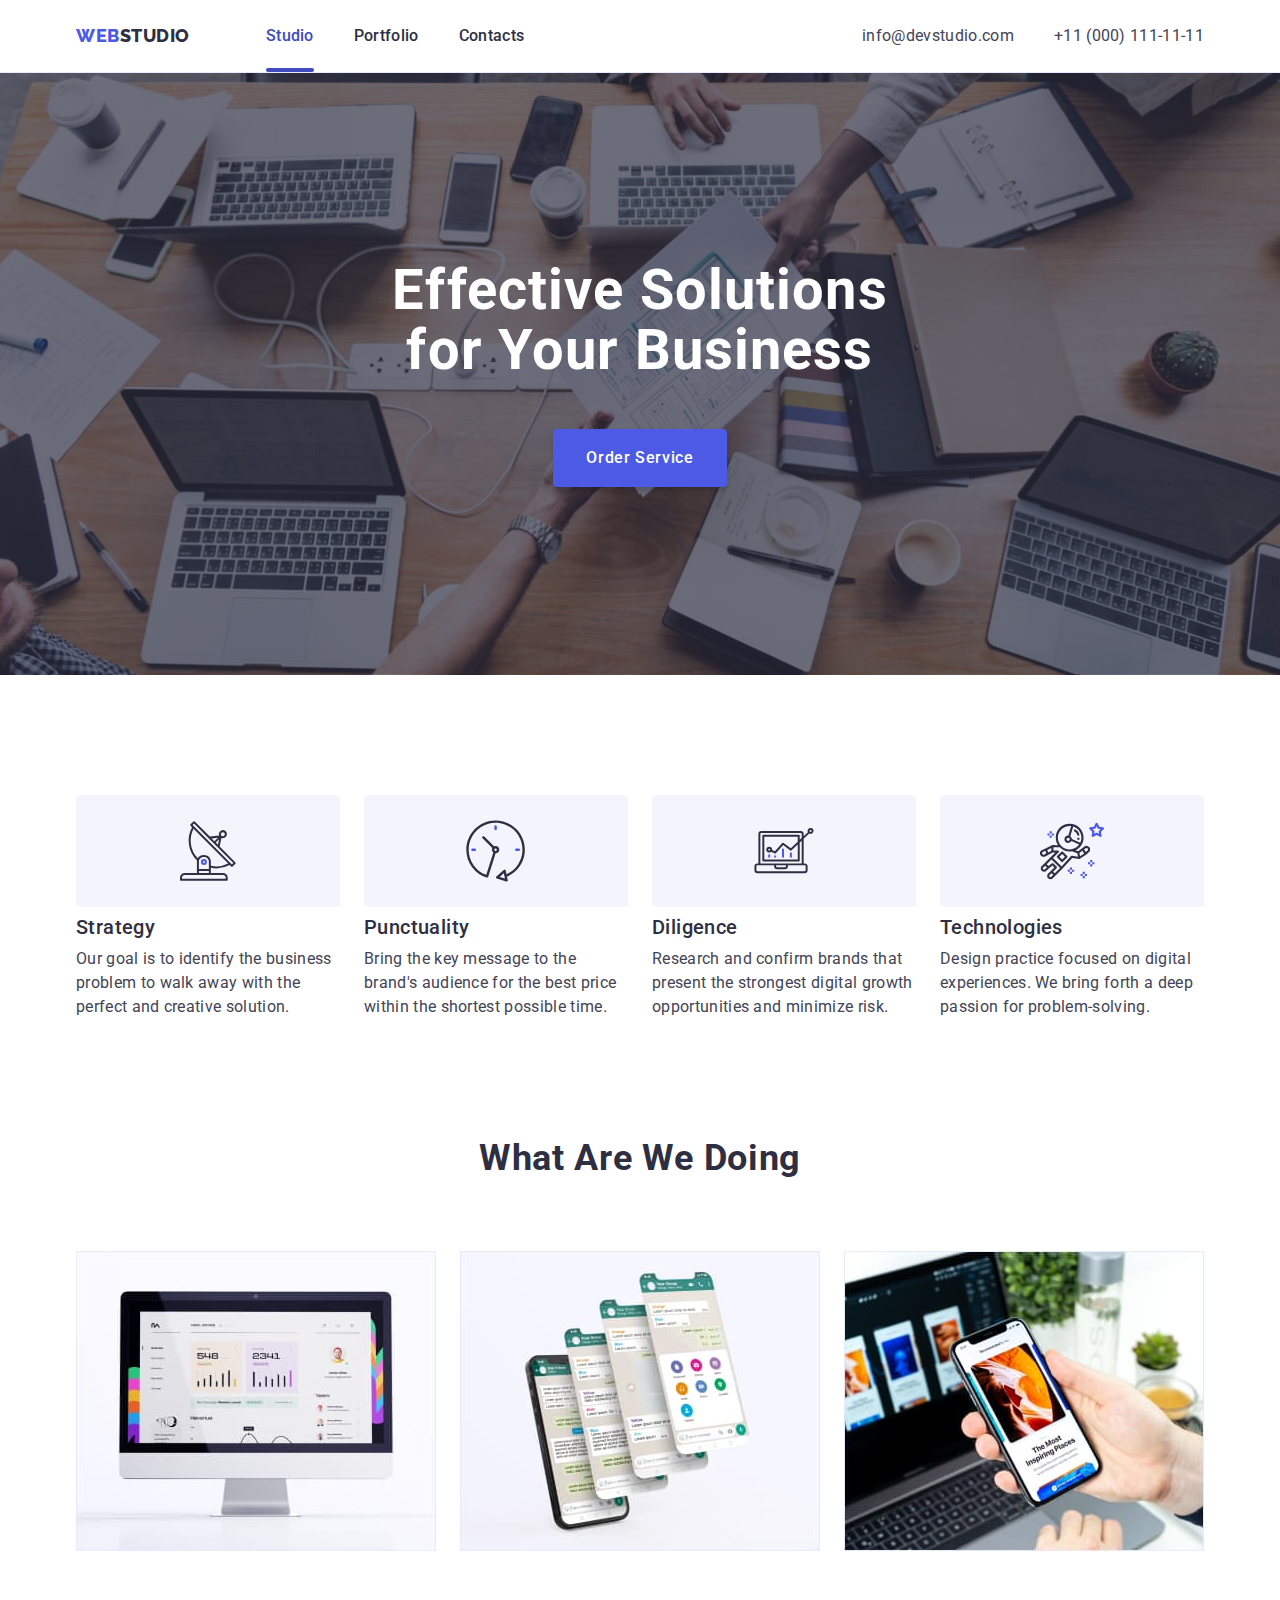
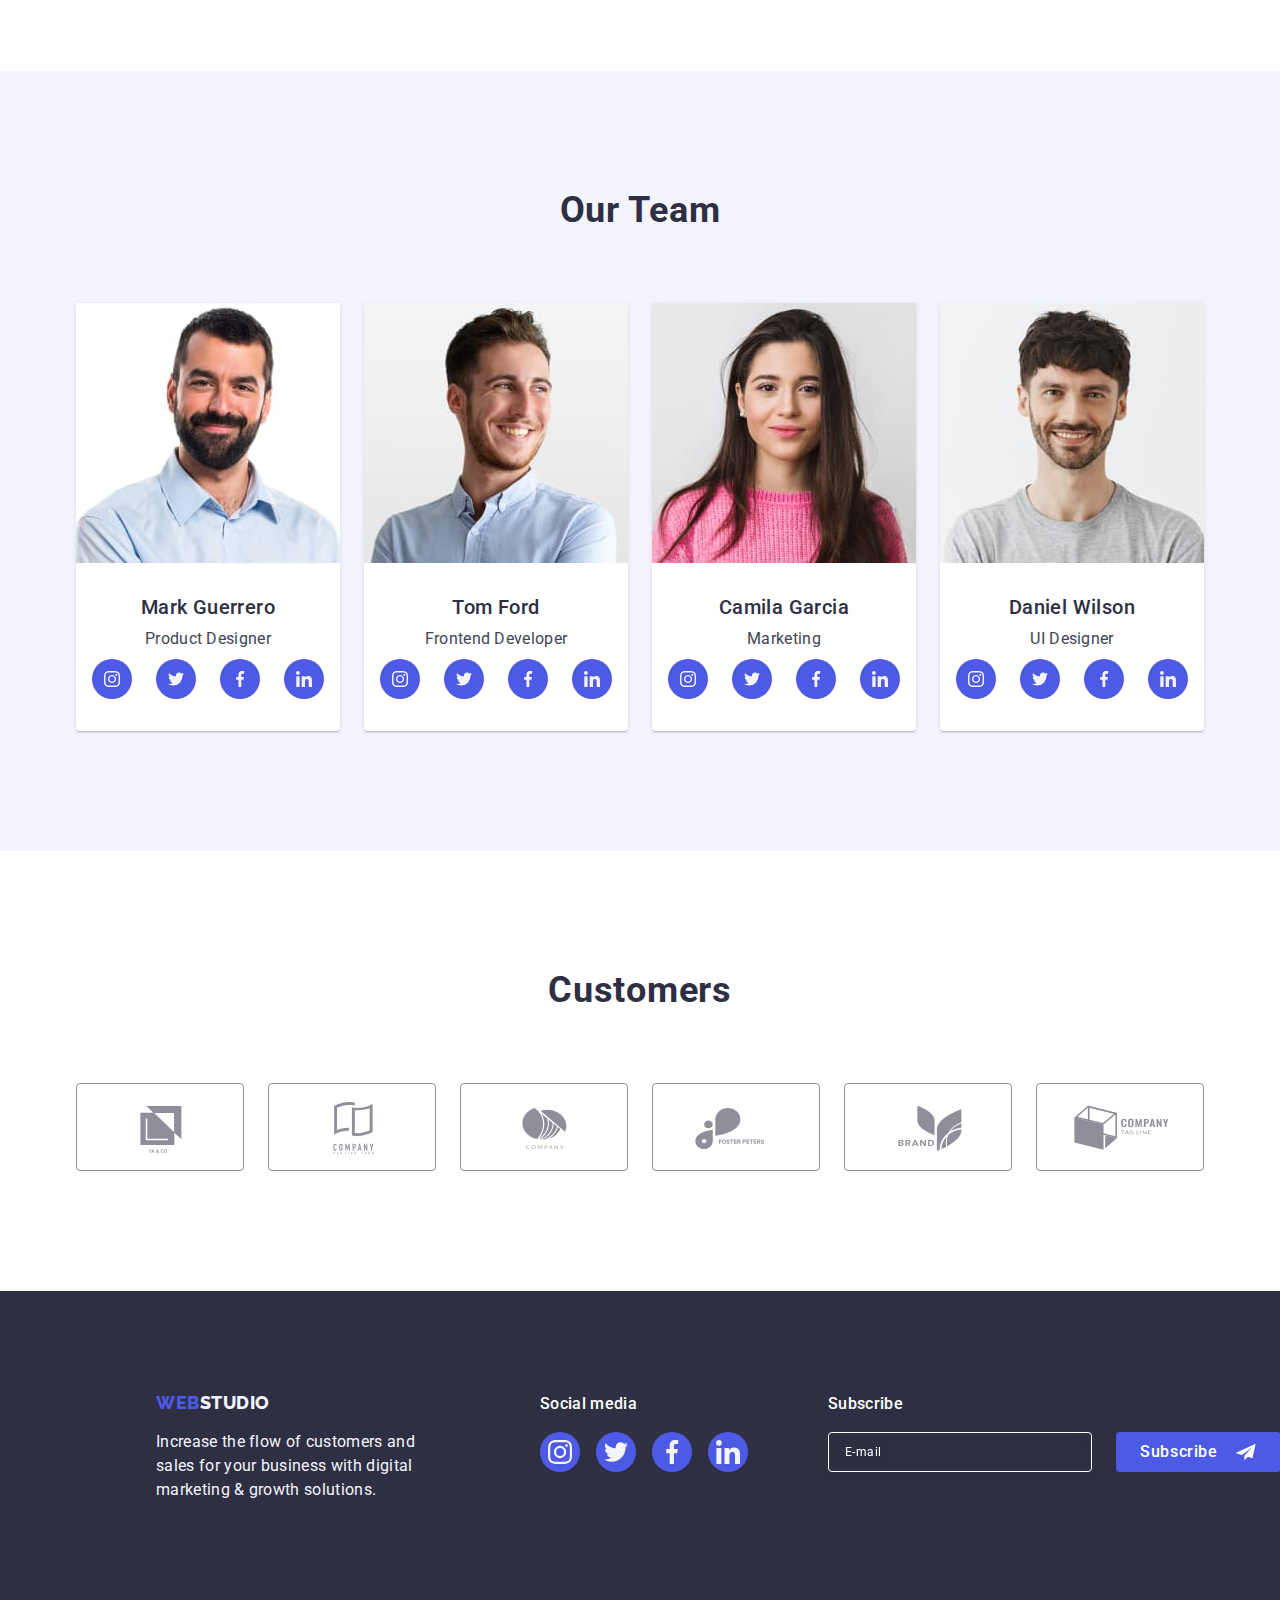
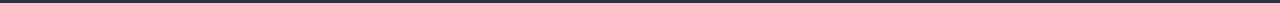
<file: index.html>
<!DOCTYPE html>
<html lang="en">
  <head>
    <meta charset="UTF-8" />
    <meta http-equiv="X-UA-Compatible" content="IE=edge" />
    <meta name="viewport" content="width=device-width, initial-scale=1.0" />
    <link rel="preconnect" href="https://fonts.googleapis.com" />
    <link rel="preconnect" href="https://fonts.gstatic.com" crossorigin />
    <link
      href="https://fonts.googleapis.com/css2?family=Raleway:wght@800&family=Roboto:wght@400;500;700&display=swap"
      rel="stylesheet"
    />
    <link
    rel="stylesheet"
    href="https://cdnjs.cloudflare.com/ajax/libs/modern-normalize/1.0.0/modern-normalize.min.css"/>
    <link rel="stylesheet" href="./css/styles.css" />
    <title>WebStudio</title>
  </head>
  <body>
    <header class="header">
      <div class="header-container container">
        <nav class="header-navication">
          <a class="logo link" href="./index.html"
            >Web<span class="logo-studio">Studio</span></a
          >
          <ul class="header-list list">
            <li class="header-item">
              <a class="header-link link active" href="./index.html">Studio</a>
            </li>
            <li class="header-item">
              <a class="header-link link" href="./portfolio.html">Portfolio</a>
            </li>
            <li class="header-item">
              <a class="header-link link" href="">Contacts</a>
            </li>
          </ul>
        </nav>
        <address class="contacts">
          <ul class="header-contacts-list list">
            <li class="header-contacts-list-item">
              <a
                class="header-contacts-item link"
                href="mailto:info@devstudio.com"
                >info@devstudio.com</a
              >
            </li>
            <li class="header-contacts-list-item">
              <a class="header-contacts-item link" href="tel:+110001111111"
                >+11 (000) 111-11-11</a
              >
            </li>
          </ul>
        </address>
      </div>
    </header>
    <main>
      <section class="hero">
        <div class="container">
          <h1 class="hero-title">Effective Solutions for Your Business</h1>
          <button class="hero-btn" data-modal-open type="button">
            Order Service
          </button>
        </div>
      </section>
      <section class="features">
        <div class="container">
          <h2 class="features-title" hidden>features</h2>
          <ul class="features-list list">
            <li class="features-item-icon">
              <svg class="features-icon" width="59.72" height="64">
                <use href="./images/icons.svg#icon-antenna"></use>
              </svg>
            </li>
            <li class="features-item-icon">
              <svg class="features-icon" width="61.22" height="64">
                <use href="./images/icons.svg#icon-clock"></use>
              </svg>
            </li>
            <li class="features-item-icon">
              <svg class="features-icon" width="64" height="59.09">
                <use href="./images/icons.svg#icon-diagram"></use>
              </svg>
            </li>
            <li class="features-item-icon">
              <svg class="features-icon" width="64" height="64">
                <use href="./images/icons.svg#icon-astronaut"></use>
              </svg>
            </li>
            <li class="features-item">
              <h3 class="features-subtitle">Strategy</h3>
              <p class="text">
                Our goal is to identify the business problem to walk away with
                the perfect and creative solution.
              </p>
            </li>
            <li class="features-item">
              <h3 class="features-subtitle">Punctuality</h3>
              <p class="text">
                Bring the key message to the brand's audience for the best price
                within the shortest possible time.
              </p>
            </li>
            <li class="features-item">
              <h3 class="features-subtitle">Diligence</h3>
              <p class="text">
                Research and confirm brands that present the strongest digital
                growth opportunities and minimize risk.
              </p>
            </li>
            <li class="features-item">
              <h3 class="features-subtitle">Technologies</h3>
              <p class="text">
                Design practice focused on digital experiences. We bring forth a
                deep passion for problem-solving.
              </p>
            </li>
          </ul>
        </div>
      </section>
      <section class="what">
        <div class="container">
          <h2 class="what-title">What are we doing</h2>
          <ul class="what-list list">
            <li class="what-item">
              <img
                class="what-img"
                src="./images/what/monitor.jpg"
                alt="monitor"
                width="360"
              />
            </li>
            <li class="what-item">
              <img
                class="what-img"
                src="./images/what/telephone.jpg"
                alt="telephone"
                width="360"
              />
            </li>
            <li class="what-item">
              <img
                class="what-img"
                src="./images/what/phone-in-hand.jpg"
                alt="phone-in-hand"
                width="360"
              />
            </li>
          </ul>
        </div>
      </section>
      <section class="team">
        <div class="container">
          <h2 class="team-title">Our Team</h2>
          <ul class="team-list list">
            <li class="team-item">
              <img
                class="team-img"
                src="./images/team/mark-guerrero.jpg"
                alt="Mark Guerrero, Product Designer"
                width="264"
              />
              <div class="team-text">
                <h3 class="team-subtitle">Mark Guerrero</h3>
                <p class="team-item-text text">Product Designer</p>
                <ul class="team-soc-list list">
                  <li class="team-soc-item">
                    <a class="team-soc-link link" href="">
                      <svg class="team-soc-icon" width="16" height="16">
                        <use href="./images/icons.svg#icon-instagram"></use>
                      </svg>
                    </a>
                  </li>
                  <li class="team-soc-item">
                    <a class="team-soc-link link" href="#"
                      ><svg class="team-soc-icon" width="16" height="16">
                        <use href="./images/icons.svg#icon-twitter"></use>
                      </svg>
                    </a>
                  </li>
                  <li class="team-soc-item">
                    <a class="team-soc-link link" href="#"
                      ><svg class="team-soc-icon" width="16" height="16">
                        <use href="./images/icons.svg#icon-facebook"></use>
                      </svg>
                    </a>
                  </li>
                  <li class="team-soc-item">
                    <a class="team-soc-link link" href="">
                      <svg class="team-soc-icon" width="16" height="16">
                        <use href="./images/icons.svg#icon-linkedin"></use>
                      </svg>
                    </a>
                  </li>
                </ul>
              </div>
            </li>
            <li class="team-item">
              <img
                class="team-img"
                src="./images/team/tom-ford.jpg"
                alt="Tom Ford,Frontend Developer"
                width="264"
              />
              <div class="team-text">
                <h3 class="team-subtitle">Tom Ford</h3>
                <p class="team-item-text text">Frontend Developer</p>
                <ul class="team-soc-list list">
                  <li class="team-soc-item">
                    <a class="team-soc-link link" href="">
                      <svg class="team-soc-icon" width="16" height="16">
                        <use href="./images/icons.svg#icon-instagram"></use>
                      </svg>
                    </a>
                  </li>
                  <li class="team-soc-item">
                    <a class="team-soc-link link" href="#"
                      ><svg class="team-soc-icon" width="16" height="16">
                        <use href="./images/icons.svg#icon-twitter"></use>
                      </svg>
                    </a>
                  </li>
                  <li class="team-soc-item">
                    <a class="team-soc-link link" href="#"
                      ><svg class="team-soc-icon" width="16" height="16">
                        <use href="./images/icons.svg#icon-facebook"></use>
                      </svg>
                    </a>
                  </li>
                  <li class="team-soc-item">
                    <a class="team-soc-link link" href="">
                      <svg class="team-soc-icon" width="16" height="16">
                        <use href="./images/icons.svg#icon-linkedin"></use>
                      </svg>
                    </a>
                  </li>
                </ul>
              </div>
            </li>
            <li class="team-item">
              <img
                class="team-img"
                src="./images/team/camila-garcia.jpg"
                alt="Camila Garcia, Marketing"
                width="264"
              />
              <div class="team-text">
                <h3 class="team-subtitle">Camila Garcia</h3>
                <p class="team-item-text text">Marketing</p>
                <ul class="team-soc-list list">
                  <li class="team-soc-item">
                    <a class="team-soc-link link" href="">
                      <svg class="team-soc-icon" width="16" height="16">
                        <use href="./images/icons.svg#icon-instagram"></use>
                      </svg>
                    </a>
                  </li>
                  <li class="team-soc-item">
                    <a class="team-soc-link link" href="#"
                      ><svg class="team-soc-icon" width="16" height="16">
                        <use href="./images/icons.svg#icon-twitter"></use>
                      </svg>
                    </a>
                  </li>
                  <li class="team-soc-item">
                    <a class="team-soc-link link" href="#"
                      ><svg class="team-soc-icon" width="16" height="16">
                        <use href="./images/icons.svg#icon-facebook"></use>
                      </svg>
                    </a>
                  </li>
                  <li class="team-soc-item">
                    <a class="team-soc-link link" href="">
                      <svg class="team-soc-icon" width="16" height="16">
                        <use href="./images/icons.svg#icon-linkedin"></use>
                      </svg>
                    </a>
                  </li>
                </ul>
              </div>
            </li>
            <li class="team-item">
              <img
                class="team-img"
                src="./images/team/daniel-wilson.jpg"
                alt="Daniel Wilson, UI Designer"
                width="264"
              />
              <div class="team-text">
                <h3 class="team-subtitle">Daniel Wilson</h3>
                <p class="team-item-text text">UI Designer</p>
                <ul class="team-soc-list list">
                  <li class="team-soc-item">
                    <a class="team-soc-link link" href="">
                      <svg class="team-soc-icon" width="16" height="16">
                        <use href="./images/icons.svg#icon-instagram"></use>
                      </svg>
                    </a>
                  </li>
                  <li class="team-soc-item">
                    <a class="team-soc-link link" href="#"
                      ><svg class="team-soc-icon" width="16" height="16">
                        <use href="./images/icons.svg#icon-twitter"></use>
                      </svg>
                    </a>
                  </li>
                  <li class="team-soc-item">
                    <a class="team-soc-link link" href="#"
                      ><svg class="team-soc-icon" width="16" height="16">
                        <use href="./images/icons.svg#icon-facebook"></use>
                      </svg>
                    </a>
                  </li>
                  <li class="team-soc-item">
                    <a class="team-soc-link link" href="">
                      <svg class="team-soc-icon" width="16" height="16">
                        <use href="./images/icons.svg#icon-linkedin"></use>
                      </svg>
                    </a>
                  </li>
                </ul>
              </div>
            </li>
          </ul>
        </div>
      </section>
      <section class="customers">
        <div class="container">
          <h2 class="customers-title">Customers</h2>
          <ul class="customers-list list">
            <li class="customers-item">
              <a class="customers-link link" href="">
                <svg class="customers-icon" width="104" height="56">
                  <use href="./images/icons.svg#icon-customer-1"></use>
                </svg>
              </a>
            </li>
            <li class="customers-item">
              <a class="customers-link link" href="#"
                ><svg class="customers-icon" width="104" height="56">
                  <use href="./images/icons.svg#icon-customer-2"></use>
                </svg>
              </a>
            </li>
            <li class="customers-item">
              <a class="customers-link link" href="#"
                ><svg class="customers-icon" width="104" height="56">
                  <use href="./images/icons.svg#icon-customer-3"></use>
                </svg>
              </a>
            </li>
            <li class="customers-item">
              <a class="customers-link link" href="">
                <svg class="customers-icon" width="104" height="56">
                  <use href="./images/icons.svg#icon-customer-4"></use>
                </svg>
              </a>
            </li>
            <li class="customers-item">
              <a class="customers-link link" href="">
                <svg class="customers-icon" width="104" height="56">
                  <use href="./images/icons.svg#icon-customer-5"></use>
                </svg>
              </a>
            </li>
            <li class="customers-item">
              <a class="customers-link link" href="">
                <svg class="customers-icon" width="104" height="56">
                  <use href="./images/icons.svg#icon-customer-6"></use>
                </svg>
              </a>
            </li>
          </ul>
        </div>
      </section>
    </main>
    <footer class="bottom">
      <div class="bottom-container">
        <div class="bottom-logo-container">
          <a class="logo link" href="./index.html"
          >Web<span class="bottom-logo-second">Studio</span></a
        >
        <p class="bottom-logo-text text">
          Increase the flow of customers and sales for your business with
          digital marketing & growth solutions.
        </p>
        </div>
        <div class="bottom-soc-container">
        <p class="bottom-soc-text text">Social media</p>
        <ul class="bottom-soc-list list">
          <li class="bottom-soc-item">
            <a class="bottom-soc-link link" href="">
              <svg class="bottom-soc-icon" width="24" height="24">
                <use href="./images/icons.svg#icon-instagram"></use>
              </svg>
            </a>
          </li>
          <li class="bottom-soc-item">
            <a class="bottom-soc-link link" href="#"
              ><svg class="bottom-soc-icon" width="24" height="24">
                <use href="./images/icons.svg#icon-twitter"></use>
              </svg>
            </a>
          </li>
          <li class="bottom-soc-item">
            <a class="bottom-soc-link link" href="#"
              ><svg class="bottom-soc-icon" width="24" height="24">
                <use href="./images/icons.svg#icon-facebook"></use>
              </svg>
            </a>
          </li>
          <li class="bottom-soc-item">
            <a class="bottom-soc-link link" href="">
              <svg class="bottom-soc-icon" width="24" height="24">
                <use href="./images/icons.svg#icon-linkedin"></use>
              </svg>
            </a>
          </li>
        </ul>
        </div>
        <div class="bottom-subscribe-container">
          <form class="bottom-subscribe-form">
            <p class="bottom-form-title">Subscribe</p>
            <div class="bottom-sub-item">
              <input class="bottom-subscribe-input" id="subscribe-input" placeholder="E-mail" type="email" name="subscribe-email" title="email">
              <button class="bottom-button" type="submit">
                <span class="bottom-plane">Subscribe</span>
                  <svg class="bplane"><use href="./images/icons.svg#icon-frame"></use>
                  </svg>
              </button>
            </div>
          </form>
        </div>
      </div>
    </footer>
    <div class="backdrop is-hidden" data-modal>
      <div class="modal">
        <button class="close-modal-btn" type="button" data-modal-close>
          <svg class="close-modal-icon" width="8" height="8">
            <use
              class="close-modal-svg"
              href="./images/icons.svg#icon-close"
            ></use>
          </svg>
        </button>
        <p class="modal-title">Leave your contacts and we will call you back</p>
        <form class="modal-form">
          <label class="modal-label"
            ><span class="modal-label-title">Name</span>
            <span class="input-wrap"
              ><input class="modal-input" type="text" name="user-name" />
              <svg class="modal-icon" width="18" height="18">
                <use href="./images/icons.svg#icon-person"></use>
              </svg>
            </span>
          </label>
          <label class="modal-label"
            ><span class="modal-label-title">Phone</span>
            <span class="input-wrap"
              ><input class="modal-input" type="text" name="user-phone" />
              <svg class="modal-icon" width="18" height="24">
                <use href="./images/icons.svg#icon-phone"></use>
              </svg> </span
          ></label>
          <label class="modal-label"
            ><span class="modal-label-title">Email</span>
            <span class="input-wrap"
              ><input class="modal-input" type="text" name="user-email" />
              <svg class="modal-icon" width="18" height="24">
                <use href="./images/icons.svg#icon-email"></use>
              </svg> </span
          ></label>
          <label class="modal-label"
            ><span class="modal-label-title">Comment</span><textarea class="modal-input comment"
              placeholder="Text input" name="user-comment" id="user-comment" ></textarea>
            </label>
          <div class="modal-field">
            <input
              type="checkbox"
              name="privacy"
              id="privacy"
              class="input-check visually-hidden"
              value="true"
            />
            <label class="check-text" for="privacy"></label>
              <span>
                <svg class="check-icon" width="6">
                  <use href="/images/icons.svg#icon-vector"></use>
                </svg>
              </span><p>I accept the terms and conditions of the
              <a href="" class="check-link">Privacy Policy</a></p>
            </label>
          </div>
          <button class="send-modal-btn" type="submit">Send</button>
        </form>
      </div>
    </div>
    <script src="./js/modal.js"></script>
  </body>
</html>
</file>
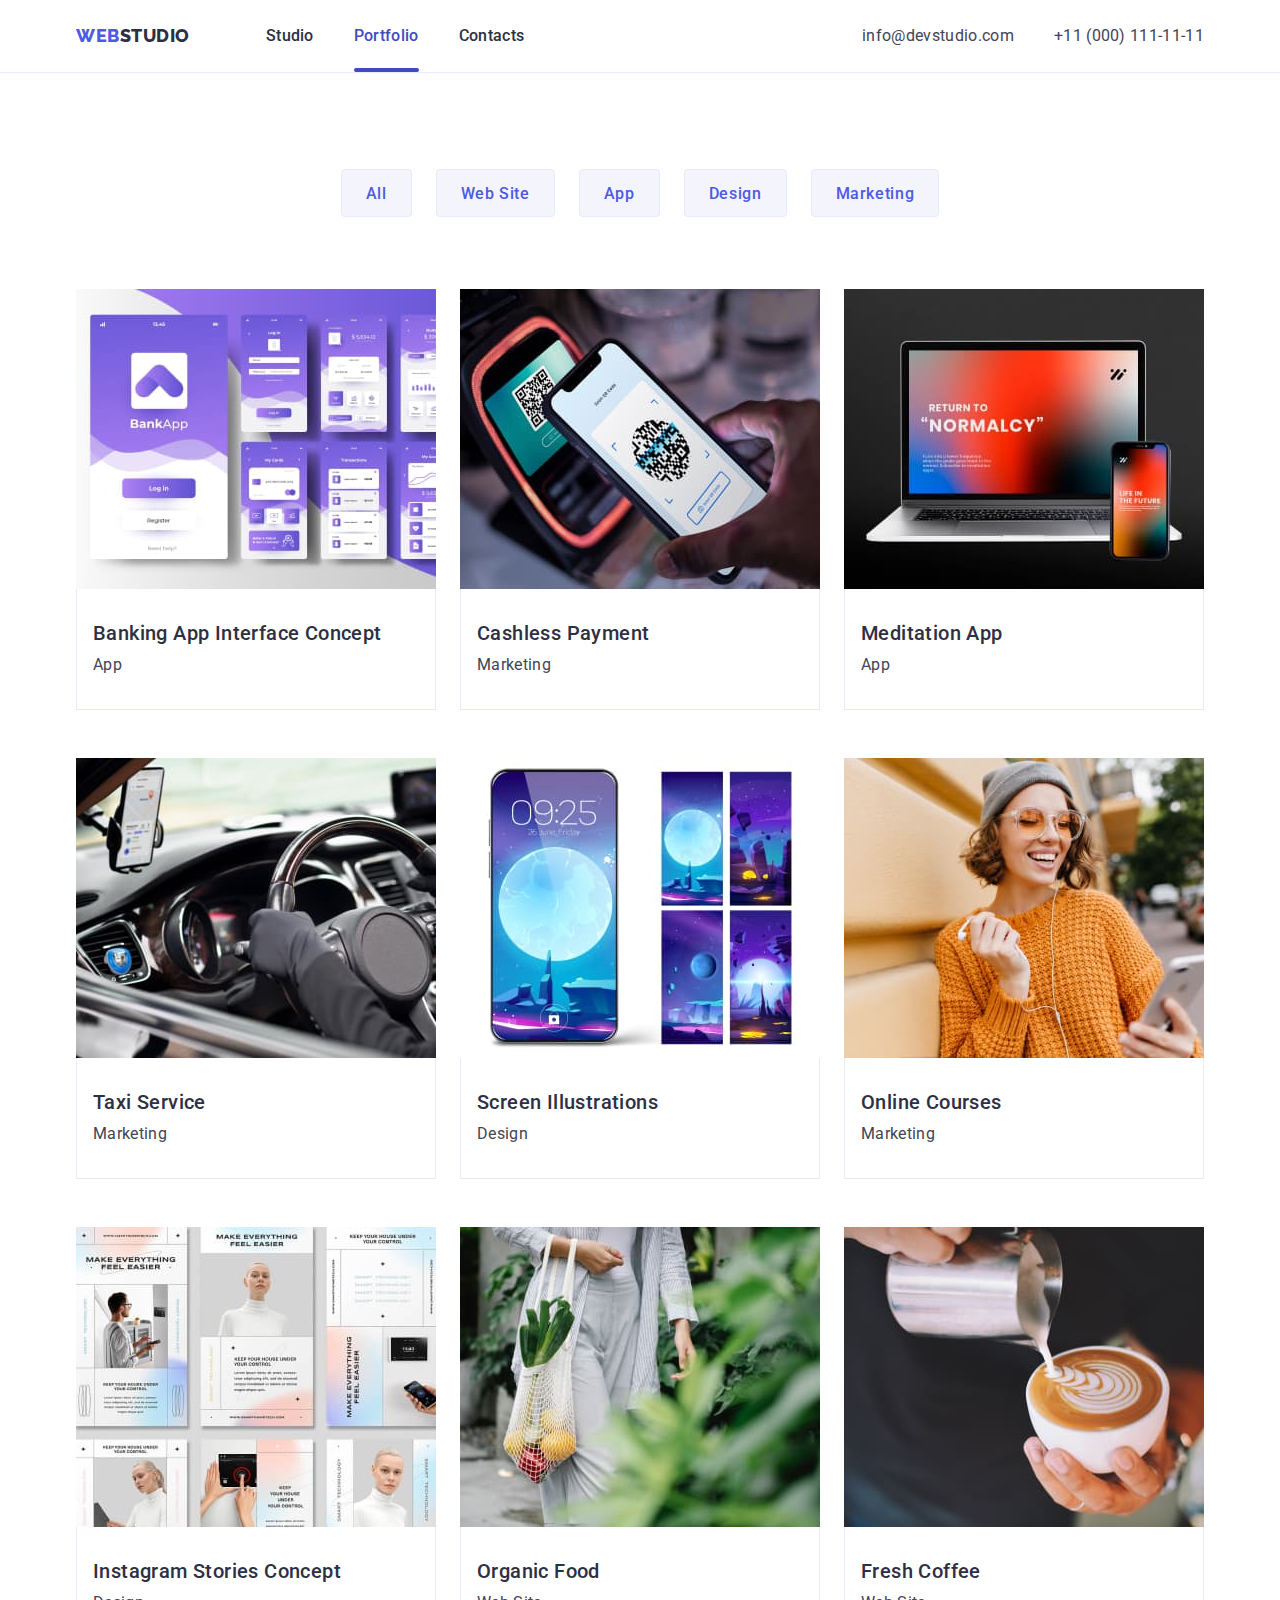
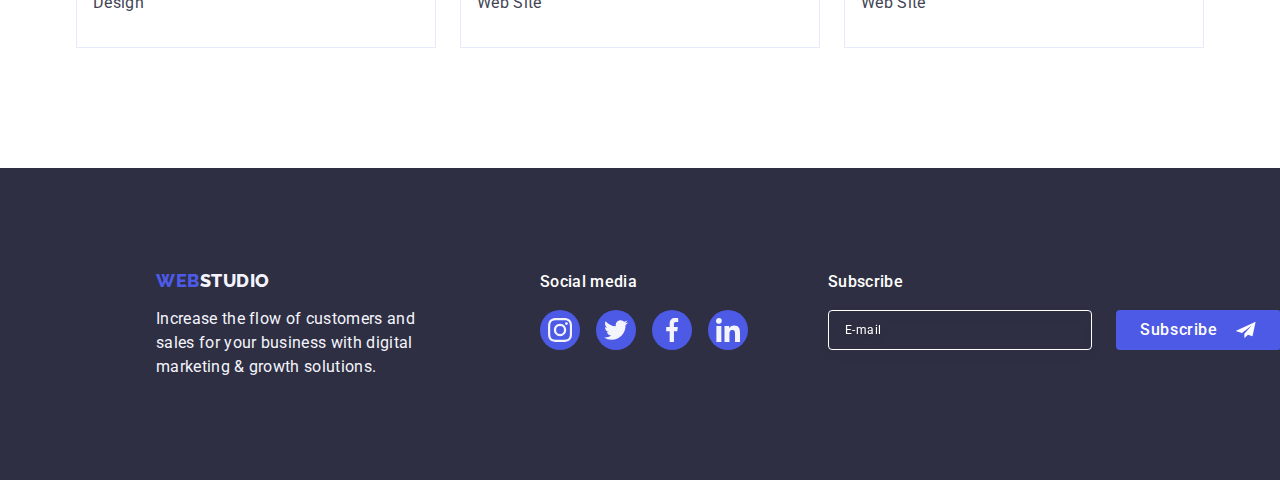
<file: portfolio.html>
<!DOCTYPE html>
<html lang="en">
  <head>
    <meta charset="UTF-8" />
    <meta http-equiv="X-UA-Compatible" content="IE=edge" />
    <meta name="viewport" content="width=device-width, initial-scale=1.0" />
    <link rel="preconnect" href="https://fonts.googleapis.com" />
    <link rel="preconnect" href="https://fonts.gstatic.com" crossorigin />
    <link rel="preconnect" href="https://fonts.googleapis.com" />
    <link rel="preconnect" href="https://fonts.gstatic.com" crossorigin />
    <link
      href="https://fonts.googleapis.com/css2?family=Raleway:wght@800&family=Roboto:wght@400;500;700;900&display=swap"
      rel="stylesheet"
    />
    <link
    rel="stylesheet"
    href="https://cdnjs.cloudflare.com/ajax/libs/modern-normalize/1.0.0/modern-normalize.min.css" />
    <link rel="stylesheet" href="css/styles.css" />
    <title>Portfolio</title>
  </head>
  <body>
    <header class="header">
      <div class="header-container container">
        <nav class="header-navication">
          <a class="logo link" href="./index.html"
            >Web<span class="logo-studio">Studio</span></a
          >
          <ul class="header-list list">
            <li class="header-item">
              <a class="header-link link" href="./index.html">Studio</a>
            </li>
            <li class="header-item">
              <a class="header-link link active" href="./portfolio.html">Portfolio</a>
            </li>
            <li class="header-item">
              <a class="header-link link" href="">Contacts</a>
            </li>
          </ul>
        </nav>
        <address class="contacts">
          <ul class="header-contacts-list list">
            <li class="header-contacts-list-item">
              <a
                class="header-contacts-item link"
                href="mailto:info@devstudio.com"
                >info@devstudio.com</a
              >
            </li>
            <li class="header-contacts-list-item">
              <a class="header-contacts-item link" href="tel:+110001111111"
                >+11 (000) 111-11-11</a
              >
            </li>
          </ul>
        </address>
      </div>
    </header>
    <main>
      <section class="portfolio">
        <div class="container">
          <h1 class="filter-title" hidden>Filters</h1>
          <ul class="filter-list list">
            <li class="filter-item">
              <button type="button" class="filter-btn">All</button>
            </li>
            <li class="filter-item">
              <button type="button" class="filter-btn">Web Site</button>
            </li>
            <li class="filter-item">
              <button type="button" class="filter-btn">App</button>
            </li>
            <li class="filter-item">
              <button type="button" class="filter-btn">Design</button>
            </li>
            <li class="filter-item">
              <button type="button" class="filter-btn">Marketing</button>
            </li>
          </ul>
          <ul class="product-list list">
            <li class="product-item">
              <div class="product-cover-wrap">
                <a href="#" class="product-link link">
                 <img
                  class="product-img"
                  src="./images/card/banking.jpg"
                  alt="Banking"
                  width="360"
                  height="300"
                 />
                <p class="product-top-text">14 Stylish and User-Friendly App Design Concepts · Task Manager App · Calorie Tracker App · Exotic Fruit Ecommerce App · Cloud Storage App
                </p>
              </div>
              <div class="product-item-text">
                  <h3 class="product-title">Banking App Interface Concept</h3>
                  <p class="text">App</p>
              </div>
              </a>
            </li>
            <li class="product-item">
            <div class="product-cover-wrap">
              <a href="#" class="product-link link">
                <img
                  class="product-img"
                  src="./images/card/cashless.jpg"
                  alt="Cashless Payment"
                  width="360"
                  height="300"
                />
                <p class="product-top-text">14 Stylish and User-Friendly App Design Concepts · Task Manager App · Calorie Tracker App · Exotic Fruit Ecommerce App · Cloud Storage App
                </p>
              </div>
              <div class="product-item-text">
              <h3 class="product-title">Cashless Payment</h3>
                <p class="text">Marketing</p>
            </div>
              </a>
            </li>
            <li class="product-item"><div class="product-cover-wrap">
              <a href="#" class="product-link link">
                <img
                  class="product-img"
                  src="./images/card/meditation.jpg"
                  alt="Meditation App"
                  width="360"
                  height="300"
                /><p class="product-top-text">14 Stylish and User-Friendly App Design Concepts · Task Manager App · Calorie Tracker App · Exotic Fruit Ecommerce App · Cloud Storage App
                </p>
              </div>
                <div class="product-item-text">
                  <h3 class="product-title">Meditation App</h3>
                  <p class="text">App</p>
                </div>
              </a>
            </li>
            <li class="product-item"><div class="product-cover-wrap">
              <a href="#" class="product-link link"
                ><img
                  class="product-img"
                  src="./images/card/taxi.jpg"
                  alt="Taxi Service"
                  width="360"
                  height="300"
                /><p class="product-top-text">14 Stylish and User-Friendly App Design Concepts · Task Manager App · Calorie Tracker App · Exotic Fruit Ecommerce App · Cloud Storage App
                </p></div>
                <div class="product-item-text">
                  <h3 class="product-title">Taxi Service</h3>
                  <p class="text">Marketing</p>
                </div>
              </a>
            </li>
            <li class="product-item"><div class="product-cover-wrap">
              <a href="#" class="product-link link"
                ><img
                  class="product-img"
                  src="./images/card/screen.jpg"
                  alt="Screen Illustrations"
                  width="360"
                  height="300"
                /><p class="product-top-text">14 Stylish and User-Friendly App Design Concepts · Task Manager App · Calorie Tracker App · Exotic Fruit Ecommerce App · Cloud Storage App
                </p></div>
            <div class="product-item-text">
                  <h3 class="product-title">Screen Illustrations</h3>
                  <p class="text">Design</p>
                </div>
              </a>
            </li>
            <li class="product-item"><div class="product-cover-wrap">
              <a href="#" class="link">
                <img
                  class="product-img"
                  src="./images/card/online-courses.jpg"
                  alt="Charming short haired lady gray hat standing beside wall with smartphone"
                  width="360"
                  height="300"/>
                  <p class="product-top-text">14 Stylish and User-Friendly App Design Concepts · Task Manager App · Calorie Tracker App · Exotic Fruit Ecommerce App · Cloud Storage App
                </p>
          </div>
          <div class="product-item-text">
                  <h3 class="product-title">Online Courses</h3>
                  <p class="text">Marketing</p>
                </div>
              </a>
            </li>
            <li class="product-item"><div class="product-cover-wrap">
              <a href="#" class="product-link link">
                <img
                  class="product-img"
                  src="./images/card/stories.jpg"
                  alt="Instagram Stories Concept"
                  width="360"
                  height="300"
                /><p class="product-top-text">14 Stylish and User-Friendly App Design Concepts · Task Manager App · Calorie Tracker App · Exotic Fruit Ecommerce App · Cloud Storage App
                </p></div>
                <div class="product-item-text">
                  <h3 class="product-title">Instagram Stories Concept</h3>
                  <p class="text">Design</p>
                </div>
              </a>
            </li>
            <li class="product-item"><div class="product-cover-wrap">
              <a href="#" class="link"
                ><img
                  class="product-img"
                  src="./images/card/organic-food.jpg"
                  alt="Organic Food"
                  width="360"
                  height="300"
                /><p class="product-top-text">14 Stylish and User-Friendly App Design Concepts · Task Manager App · Calorie Tracker App · Exotic Fruit Ecommerce App · Cloud Storage App
                </p></div>
                <div class="product-item-text">
                  <h3 class="product-title">Organic Food</h3>
                  <p class="text">Web Site</p>
                </div>
              </a>
            </li>
            <li class="product-item"><div class="product-cover-wrap">
              <a href="#" class="product-link link"
                ><img
                  class="product-img"
                  src="./images/card/fresh-coffee.jpg"
                  alt="Fresh Coffee"
                  width="360"
                  height="300"
                /><p class="product-top-text">14 Stylish and User-Friendly App Design Concepts · Task Manager App · Calorie Tracker App · Exotic Fruit Ecommerce App · Cloud Storage App
                </p></div>
                <div class="product-item-text">
                  <h3 class="product-title">Fresh Coffee</h3>
                  <p class="text">Web Site</p>
                </div>
              </a>
            </li>
          </ul>
        </div>
      </section>
    </main>
    <footer class="bottom">
      <div class="bottom-container">
        <div class="bottom-logo-container">
          <a class="logo link" href="./index.html"
          >Web<span class="bottom-logo-second">Studio</span></a
        >
        <p class="bottom-logo-text text">
          Increase the flow of customers and sales for your business with
          digital marketing & growth solutions.
        </p>
        </div>
        <div class="bottom-soc-container">
        <p class="bottom-soc-text text">Social media</p>
        <ul class="bottom-soc-list list">
          <li class="bottom-soc-item">
            <a class="bottom-soc-link link" href="">
              <svg class="bottom-soc-icon" width="24" height="24">
                <use href="./images/icons.svg#icon-instagram"></use>
              </svg>
            </a>
          </li>
          <li class="bottom-soc-item">
            <a class="bottom-soc-link link" href="#"
              ><svg class="bottom-soc-icon" width="24" height="24">
                <use href="./images/icons.svg#icon-twitter"></use>
              </svg>
            </a>
          </li>
          <li class="bottom-soc-item">
            <a class="bottom-soc-link link" href="#"
              ><svg class="bottom-soc-icon" width="24" height="24">
                <use href="./images/icons.svg#icon-facebook"></use>
              </svg>
            </a>
          </li>
          <li class="bottom-soc-item">
            <a class="bottom-soc-link link" href="">
              <svg class="bottom-soc-icon" width="24" height="24">
                <use href="./images/icons.svg#icon-linkedin"></use>
              </svg>
            </a>
          </li>
        </ul>
        </div>
        <div class="bottom-subscribe-container">
          <form class="bottom-subscribe-form">
            <p class="bottom-form-title">Subscribe</p>
            <div class="bottom-sub-item">
              <input class="bottom-subscribe-input" id="subscribe-input" placeholder="E-mail" type="email" name="subscribe-email" title="email">
              <button class="bottom-button" type="submit">
                <span class="bottom-plane">Subscribe</span>
                  <svg class="bplane"><use href="./images/icons.svg#icon-frame"></use>
                  </svg>
              </button>
            </div>
          </form>
        </div>
      </div>
    </footer>
  </body>
</html>
</file>
<file: css/styles.css>
:root {
  --white-color: #ffffff;
  --iris-color: #4d5ae5;
  --dark-color: #2e2f42;
  --hover-blue-color: #404bbf;
  --dark-grey-color: #434455;
  --cloud-color: #f4f4fd;
  --bg-gradient: linear-gradient(rgba(46, 47, 66, 0.7), rgba(46, 47, 66, 0.7));
}
body {
  font-family: "Roboto", sans-serif;
  color: var(--dark-grey-color);
  background-color: var(--white-color);
  max-width: 1440px;
}
.container {
  width: 1158px;
  padding-left: 15px;
  padding-right: 15px;
  margin-left: auto;
  margin-right: auto;
}
h1,
h2,
h3,
h4,
p {
  margin-top: 0;
  margin-bottom: 0;
}
h2 {
  font-weight: 700;
  font-size: 36px;
  line-height: 1.11;
  text-align: center;
  letter-spacing: 0.02em;
  text-transform: capitalize;
  color: var(--dark-color);
}
h3 {
  margin-bottom: 8px;
  font-weight: 500;
  font-size: 20px;
  line-height: 1.2;
  letter-spacing: 0.02em;
  color: var(--dark-color);
}
ul {
  padding-left: 0;
  margin-top: 0;
  margin-bottom: 0;
}
img {
  display: block;
}

.text {
  font-size: 16px;
  line-height: 1.5;
  letter-spacing: 0.02em;
  color: var(--dark-grey-color);
}
.list {
  list-style: none;
}
.link {
  text-decoration: none;
  font-style: normal;
}
.logo {
  font-family: "Raleway", sans-serif;
  font-weight: 800;
  font-size: 18px;
  line-height: 1.17;
  letter-spacing: 0.03em;
  text-transform: uppercase;
  color: var(--iris-color);
}
.logo-studio {
  color: var(--dark-color);
}
.header {
  border-bottom: 1px solid #e7e9fc;
}
.header-container {
  display: flex;
  align-items: center;
}
nav {
  display: flex;
  align-items: center;
}
.header-list {
  display: flex;
  margin-left: 76px;
}
.header-item:not(:last-child) {
  margin-right: 40px;
}
.header-link {
  font-weight: 500;
  font-size: 16px;
  line-height: 1.5;
  letter-spacing: 0.02em;
  color: var(--dark-color);
  display: block;
  padding-top: 24px;
  padding-bottom: 24px;
  transition-duration: 250ms;
  transition-timing-function: cubic-bezier(0.4, 0, 0.2, 1);
}
.header-link:is(:hover, :focus) {
  color: var(--hover-blue-color);
  border-radius: 2px;
}
.active {
  color: var(--hover-blue-color);
  position: relative;
}
.active::after {
  content: "";
  display: block;
  position: absolute;
  width: 100%;
  height: 4px;
  left: 0px;
  margin-top: 24px;
  background-color: var(--hover-blue-color);
  border-radius: 2px;
  bottom: 0;
}
.contacts {
  font-style: normal;
  margin-left: auto;
}
.header-contacts-list {
  display: flex;
}
.header-contacts-list-item:nth-child(1) {
  margin-right: 40px;
}
.header-contacts-item {
  font-size: 16px;
  line-height: 1.5;
  letter-spacing: 0.02em;
  color: var(--dark-grey-color);
  display: block;
  padding-top: 24px;
  padding-bottom: 24px;
  transition-duration: 250ms;
  transition-timing-function: cubic-bezier(0.4, 0, 0.2, 1);
}
.header-contacts-item:is(:hover, :focus) {
  color: var(--hover-blue-color);
}
.hero {
  background: var(--dark-color);
  text-align: center;
  padding: 188px 0;
  background-image: var(--bg-gradient), url(../images/people-office.jpg);
  background-repeat: no-repeat;
  background-position: center;
  background-size: cover;
}
.hero-title {
  font-weight: 700;
  font-size: 56px;
  line-height: 1.07;
  text-align: center;
  letter-spacing: 0.02em;
  color: var(--white-color);
  margin-bottom: 48px;
  width: 496px;
  margin-left: auto;
  margin-right: auto;
}
.hero-btn {
  display: inline-block;
  padding: 16px 32px;
  background: var(--iris-color);
  box-shadow: 0px 4px 4px rgba(0, 0, 0, 0.15);
  border-radius: 4px;
  font-weight: 500;
  font-size: 16px;
  line-height: 24px;
  letter-spacing: 0.04em;
  color: var(--white-color);
  flex: none;
  order: 0;
  flex-grow: 0;
  font-family: "Roboto", sans-serif;
  cursor: pointer;
  border: 1px solid transparent;
  transition-duration: 250ms;
  transition-timing-function: cubic-bezier(0.4, 0, 0.2, 1);
}
.hero-btn:is(:hover, :focus) {
  background: var(--hover-blue-color);
  box-shadow: 0px 4px 4px rgba(0, 0, 0, 0.15);
  border-radius: 4px;
}
.features {
  padding: 120px 0;
}
.features-list {
  display: flex;
  justify-content: space-between;
  flex-flow: wrap;
}
.features-item {
  flex-basis: calc((100%-24px) / 4);
  max-width: 264px;
}
.features-item-icon {
  width: 264px;
  height: 112px;
  border-radius: 4px;
  display: flex;
  align-items: center;
  justify-content: center;
  margin-bottom: 8px;
  background: var(--cloud-color);
}
.what {
  padding-bottom: 120px;
}
.what-title {
  margin-bottom: 72px;
}
.what-list {
  display: flex;
  justify-content: space-between;
}
.team {
  background: var(--cloud-color);
  padding-top: 120px;
  padding-bottom: 120px;
}
.team-title {
  margin-bottom: 72px;
}
.team-list {
  display: flex;
  flex-wrap: wrap;
  gap: 24px;
}
.team-item {
  background-color: var(--cloud-color);
  text-align: center;
  display: flex;
  flex-direction: column;
  justify-content: center;
  align-items: center;
  padding: 0px 0px 32px;
  width: 264px;
  background: var(--white-color);
  box-shadow: 0px 1px 6px rgba(46, 47, 66, 0.08),
    0px 1px 1px rgba(46, 47, 66, 0.16), 0px 2px 1px rgba(46, 47, 66, 0.08);
  border-radius: 0px 0px 4px 4px;
}
.team-text {
  padding-top: 32px;
}
.team-item-text {
  margin-bottom: 8px;
}
.team-soc-list {
  display: flex;
  justify-content: center;
  gap: 24px;
}
.team-soc-item {
  width: 40px;
  height: 40px;
}
.team-soc-link {
  width: 100%;
  height: 100%;
  border-radius: 50%;
  background-color: var(--iris-color);
  display: flex;
  align-items: center;
  justify-content: center;
  transition-duration: 250ms;
  transition-timing-function: cubic-bezier(0.4, 0, 0.2, 1);
}
.team-soc-icon {
  fill: var(--cloud-color);
}
.team-soc-link:is(:hover, :focus) {
  background: var(--hover-blue-color);
}
.customers {
  padding-top: 120px;
  padding-bottom: 120px;
}
.customers-item {
  display: flex;
  flex-wrap: wrap;
  flex-basis: calc((100%-24px) / 6);
}
.customers-title {
  margin-bottom: 72px;
}
.customers-list {
  display: flex;
  justify-content: space-between;
  gap: 24px;
}
.customers-link {
  display: flex;
  justify-content: center;
  align-items: center;
  border: 1px solid #8e8f99;
  border-radius: 4px;
  min-width: 168px;
  height: 88px;
  color: #8e8f99;
  transition-duration: 250ms;
  transition-timing-function: cubic-bezier(0.4, 0, 0.2, 1);
}
.customers-link:is(:hover, :focus) {
  border: 1px solid var(--hover-blue-color);
  color: var(--hover-blue-color);
}
.customers-icon {
  fill: currentColor;
}
.bottom {
  background: var(--dark-color);
  height: 312px;
  display: flex;
  box-sizing: border-box;
}
.bottom-container {
  display: flex;
  width: 100%;
  padding-bottom: 100px;
  padding-top: 101.5px;
}
.bottom-logo-second {
  color: var(--cloud-color);
}
.bottom-logo-text {
  width: 264px;
  color: var(--cloud-color);
  margin-top: 16px;
}
.bottom-logo-container {
  max-width: 264px;
  padding-left: 156px;
  box-sizing: content-box;
}
.bottom-soc-container {
  padding-left: 120px;
  max-width: 208px;
  box-sizing: content-box;
}
.bottom-soc-text {
  font-weight: 500;
  color: var(--white-color);
  margin-bottom: 16px;
}
.bottom-soc-list {
  display: flex;
  list-style: none;
  gap: 16px;
}
.bottom-soc-item {
  width: 40px;
  height: 40px;
}
.bottom-soc-link {
  width: 100%;
  height: 100%;
  border-radius: 50%;
  background-color: var(--iris-color);
  display: flex;
  align-items: center;
  justify-content: center;
  transition-duration: 250ms;
  transition-timing-function: cubic-bezier(0.4, 0, 0.2, 1);
}
.bottom-soc-icon {
  fill: var(--cloud-color);
}
.bottom-soc-link:is(:hover, :focus) {
  background: #31d0aa;
}
.bottom-subscribe-container {
  padding-left: 80px;
  max-width: 453px;
  box-sizing: content-box;
  align-items: center;
}
.bottom-form-title {
  font-weight: 500;
  font-size: 16px;
  line-height: 1.5;
  letter-spacing: 0.02em;
  color: var(--white-color);
  margin-bottom: 16px;
}
.bottom-sub-item {
  display: flex;
  height: 40px;
  align-items: center;
  justify-content: center;
  position: relative;
}
.bottom-subscribe-input {
  width: 264px;
  border: 1px solid var(--white-color);
  border-radius: 4px;
  filter: drop-shadow(0px 4px 4px rgba(0, 0, 0, 0.15));
  background: transparent;
  outline: none;
  padding-left: 16px;
  font-size: 12px;
  line-height: 2;
  color: var(--white-color);
  transition: border 250ms cubic-bezier(0.4, 0, 0.2, 1);
  height: 40px;
}
.bottom-subscribe-input::placeholder {
  font-size: 12px;
  line-height: 2;
  letter-spacing: 0.04em;
  color: var(--white-color);
  display: flex;
}
.input:focus {
  border-color: var(--iris-color);
}
.bottom-button {
  display: flex;
  flex-direction: row;
  justify-content: center;
  align-items: center;
  padding: 8px 24px;
  gap: 16px;
  background: var(--iris-color);
  border-radius: 4px;
  font-weight: 500;
  font-size: 16px;
  line-height: 1.5;
  letter-spacing: 0.04em;
  color: var(--white-color);
  min-width: 165px;
  transition-duration: 250ms;
  transition-timing-function: cubic-bezier(0.4, 0, 0.2, 1);
  height: 40px;
  width: 165px;
  margin-left: 24px;
  border: none;
}
.bottom-button:is(:hover, :focus) {
  background: var(--hover-blue-color);
}
.bottom-plane {
  text-align: center;
}
.bottom-plane .bplane {
  position: relative;
  text-align: center;
  justify-content: center;
}
.bplane {
  fill: var(--white-color);
  width: 24px;
  height: 20px;
  display: inline;
}
.portfolio {
  padding-top: 96px;
  padding-bottom: 120px;
}
.filter-list {
  display: flex;
  justify-content: center;
  margin-bottom: 72px;
}
.filter-item:not(:last-child) {
  margin-right: 24px;
}
.filter-btn {
  font-family: "Roboto", sans-serif;
  font-weight: 500;
  font-size: 16px;
  line-height: 1.5;
  text-align: center;
  letter-spacing: 0.04em;
  color: var(--iris-color);
  background-color: var(--cloud-color);
  cursor: pointer;
  border: 1px solid #e7e9fc;
  border-radius: 4px;
  height: 48px;
  padding: 12px 24px;
  transition-duration: 250ms;
  transition-timing-function: cubic-bezier(0.4, 0, 0.2, 1);
}
.filter-btn:is(:hover, :focus) {
  background: var(--hover-blue-color);
  box-shadow: 0px 4px 4px rgba(0, 0, 0, 0.15);
  border-radius: 4px;
  color: var(--white-color);
}
.product-list {
  display: flex;
  flex-wrap: wrap;
  gap: 48px 24px;
}
.product-item {
  width: calc ((100%-24px)/9);
  transition-duration: 250ms;
  transition-timing-function: cubic-bezier(0.4, 0, 0.2, 1);
}
.product-item-text {
  padding: 32px 16px;
  border: 1px solid #e7e9fc;
  border-top: none;
}
.product-item:hover {
  box-shadow: 0px 2px 1px 0px rgba(46, 47, 66, 0.08),
    0px 1px 1px 0px rgba(46, 47, 66, 0.16),
    0px 1px 6px 0px rgba(46, 47, 66, 0.08);
}
.product-img {
  mix-blend-mode: normal;
}
.product-cover-wrap {
  position: relative;
  overflow: hidden;
}
.product-top-text {
  position: absolute;
  width: 360px;
  height: 300px;
  left: 0px;
  top: 0px;
  background: var(--iris-color);
  mix-blend-mode: normal;
  transform: translateY(100%);
  transition: transform 250ms linear;
  transition-timing-function: cubic-bezier(0.4, 0, 0.2, 1);
  overflow: auto;
  font-size: 16px;
  line-height: 1.5;
  letter-spacing: 0.02em;
  color: var(--cloud-color);
  padding-top: 40px;
  padding-left: 32px;
  padding-right: 32px;
}
.product-item:is(:hover, :focus) .product-top-text {
  transform: translate(0);
}
.backdrop.is-hidden {
  visibility: hidden;
  opacity: 0;
  pointer-events: none;
}
.backdrop {
  position: fixed;
  top: 0;
  height: 100%;
  width: 100%;
  background-color: rgba(46, 47, 66, 0.4);
  transition: opacity 1s linear, visibility 1s linear;
}
.is-hidden {
  opacity: 0;
  visibility: hidden;
  pointer-events: none;
}
.modal {
  position: absolute;
  width: 408px;
  height: 576px;
  left: 50%;
  top: 50%;
  background-color: #fcfcfc;
  box-shadow: 0px 1px 1px rgba(0, 0, 0, 0.14), 0px 1px 3px rgba(0, 0, 0, 0.12),
    0px 2px 1px rgba(0, 0, 0, 0.2);
  border-radius: 4px;
  transform: translate(-50%, -50%) scale(1) rotate(0);
  transition-duration: 250ms;
  transition-timing-function: cubic-bezier(0.4, 0, 0.2, 1);
}
.backdrop.is-hidden .modal {
  transform: translate(-50%, -50%) scale(0) rotate(-180deg);
  transition-duration: 250ms;
  transition-timing-function: cubic-bezier(0.4, 0, 0.2, 1);
}
.close-modal-btn {
  width: 24px;
  height: 24px;
  background-color: #e7e9fc;
  border: 1px solid rgba(0, 0, 0, 0.1);
  border-radius: 50%;
  margin-left: auto;
  margin-top: 24px;
  margin-right: 24px;
  display: flex;
  align-items: center;
  justify-content: center;
  transition-duration: 250ms;
  transition-timing-function: cubic-bezier(0.4, 0, 0.2, 1);
}
.close-modal-btn:is(:hover, :focus) {
  background: var(--hover-blue-color);
  border-radius: 50%;
}
.close-modal-svg {
  color: var(--dark-color);
  line-height: 100%;
}
.close-modal-btn:is(:hover, :focus) .close-modal-svg {
  color: var(--white-color);
  fill: currentColor;
}
.modal-title {
  font-weight: 500;
  font-size: 16px;
  line-height: 1.5;
  text-align: center;
  letter-spacing: 0.02em;
  color: var(--dark-color);
  margin-top: 24px;
  margin-left: 24px;
  margin-right: 24px;
  margin-bottom: 16px;
}
.input-wrap {
  position: relative;
}
.modal-input {
  box-sizing: border-box;
  width: 360px;
  height: 40px;
  left: 0px;
  top: 84px;
  border: 1px solid rgba(46, 47, 66, 0.4);
  border-radius: 4px;
  margin-bottom: 8px;
  margin-left: 24px;
  margin-right: 24px;
  outline: transparent;
  transition-property: border-color;
  transition-duration: 250ms;
  transition-timing-function: cubic-bezier(0.4, 0, 0.2, 1);
  display: flex;
  padding-left: 38px;
}
.modal-input::placeholder {
  font-style: normal;
  font-size: 12px;
  line-height: 1.17;
  letter-spacing: 0.04em;
  color: rgba(46, 47, 66, 0.4);
  display: flex;
}
.modal-input:is(:hover, :focus) {
  color: var(--iris-color);
}
.modal-input:focus {
  border: 1px solid var(--iris-color);
}
.modal-input:focus + .modal-icon {
  fill: var(--iris-color);
}
.modal-label {
  font-size: 12px;
  line-height: 1.17;
  letter-spacing: 0.04em;
  color: #8e8f99;
}
.modal-label-title {
  display: block;
  margin-bottom: 4px;
  margin-left: 24px;
}
.modal-icon {
  position: absolute;
  left: 42px;
  top: 50%;
  transform: translateY(-50%);
  color: var(--dark-color);
}
.comment {
  width: 100%;
  max-width: 360px;
  padding-top: 8px;
  min-height: 120px;
  resize: none;
  padding-left: 16px;
  letter-spacing: 0.04em;
}
.modal-field {
  margin-bottom: 24px;
  margin-left: 24px;
  display: flex;
  align-items: center;
  height: 16px;
  font-style: normal;
  font-size: 12px;
  line-height: 1.17;
  color: #8e8f99;
  letter-spacing: 0.04em;
}
.check-text {
  color: #8e8f99;
}
.check-text span {
  width: 16px;
  height: 16px;
  border: 1px solid rgba(46, 47, 66, 0.4);
  border-radius: 2px;
  margin-right: 10px;
  display: flex;
  fill: transparent;
}
.check-link {
  color: var(--blue-color);
}
.input-check:checked + .check-text span {
  background-color: var(--hover-blue-color);
  border: none;
  fill: var(--cloud-color);
  display: flex;
}
.send-modal-btn {
  display: block;
  width: 169px;
  height: 56px;
  background: var(--iris-color);
  box-shadow: 0px 4px 4px rgba(0, 0, 0, 0.15);
  border-radius: 4px;
  padding: 16px 32px;
  font-size: 16px;
  line-height: 1.5;
  align-items: center;
  text-align: center;
  letter-spacing: 0.04em;
  color: var(--white-color);
  outline: transparent;
  border: none;
  margin-top: 24px;
  margin-left: 119px;
  transition-duration: 250ms;
  transition-timing-function: cubic-bezier(0.4, 0, 0.2, 1);
}
</file>
